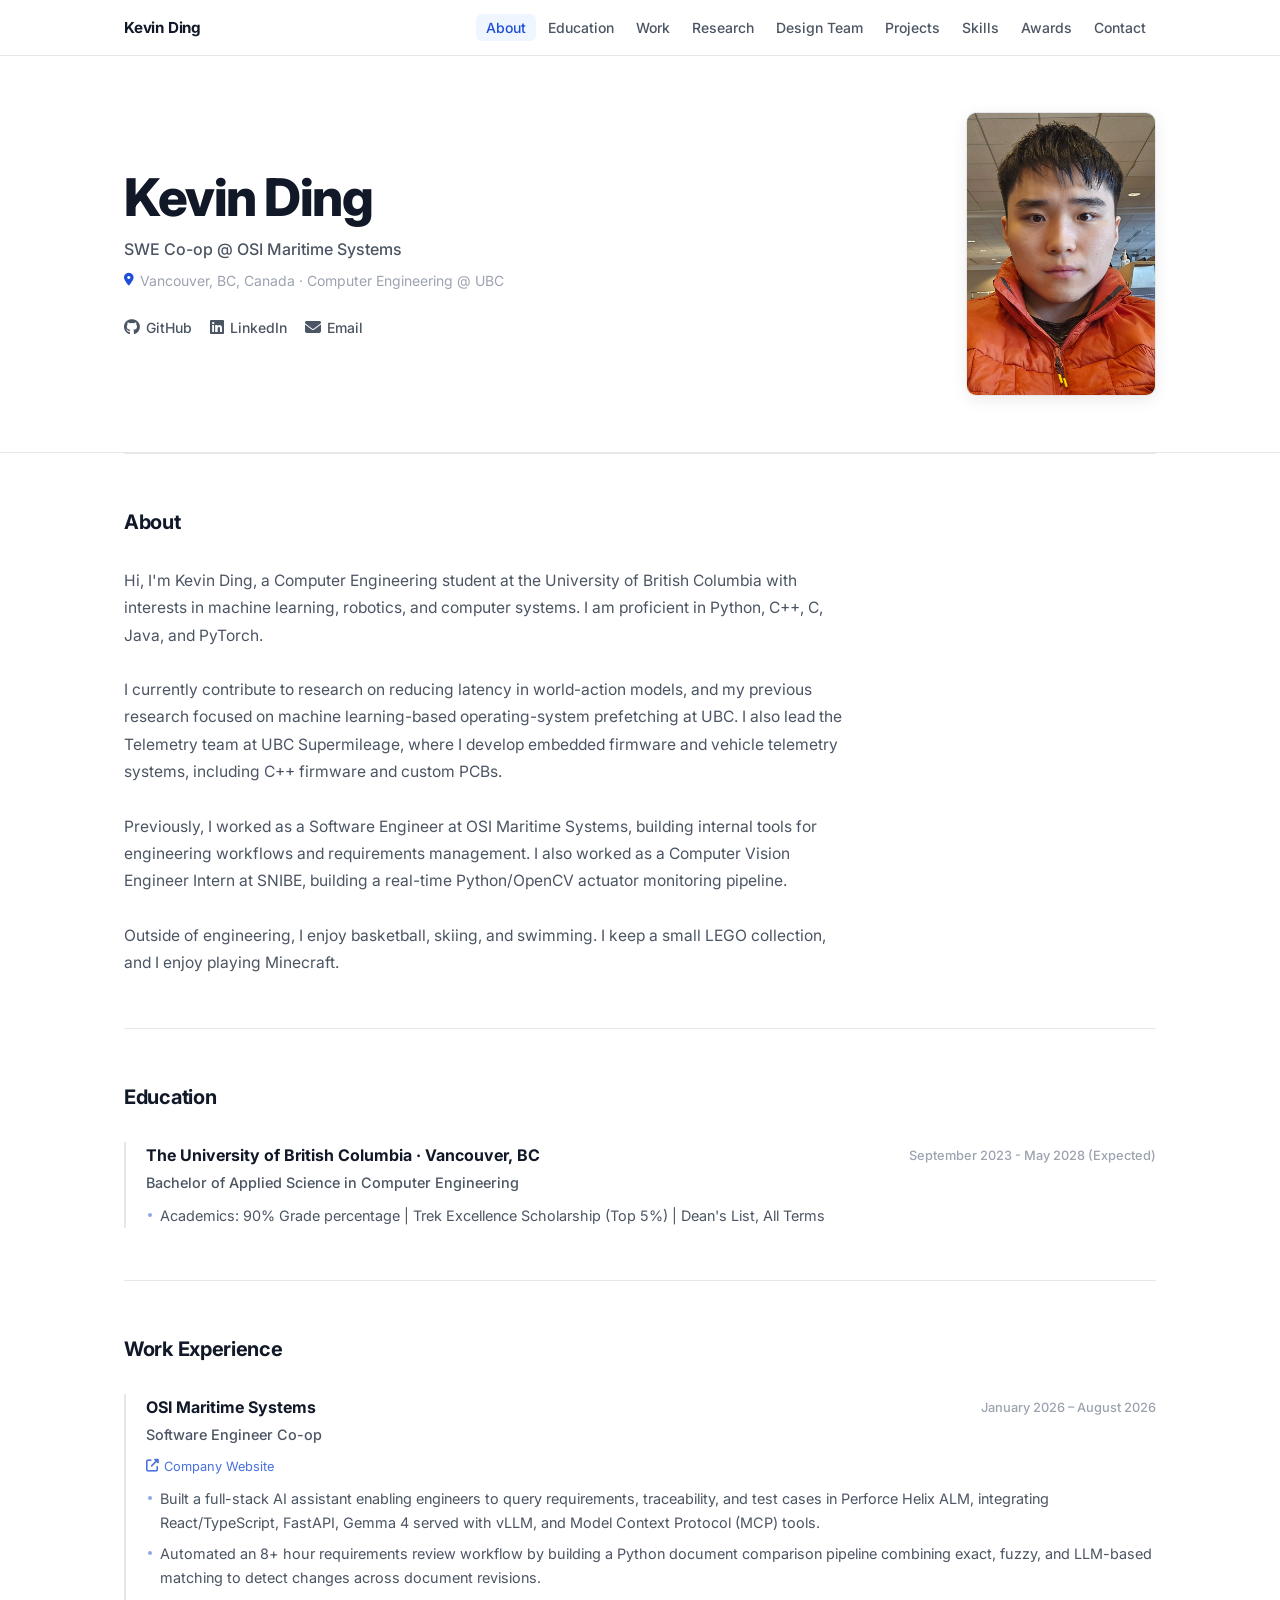
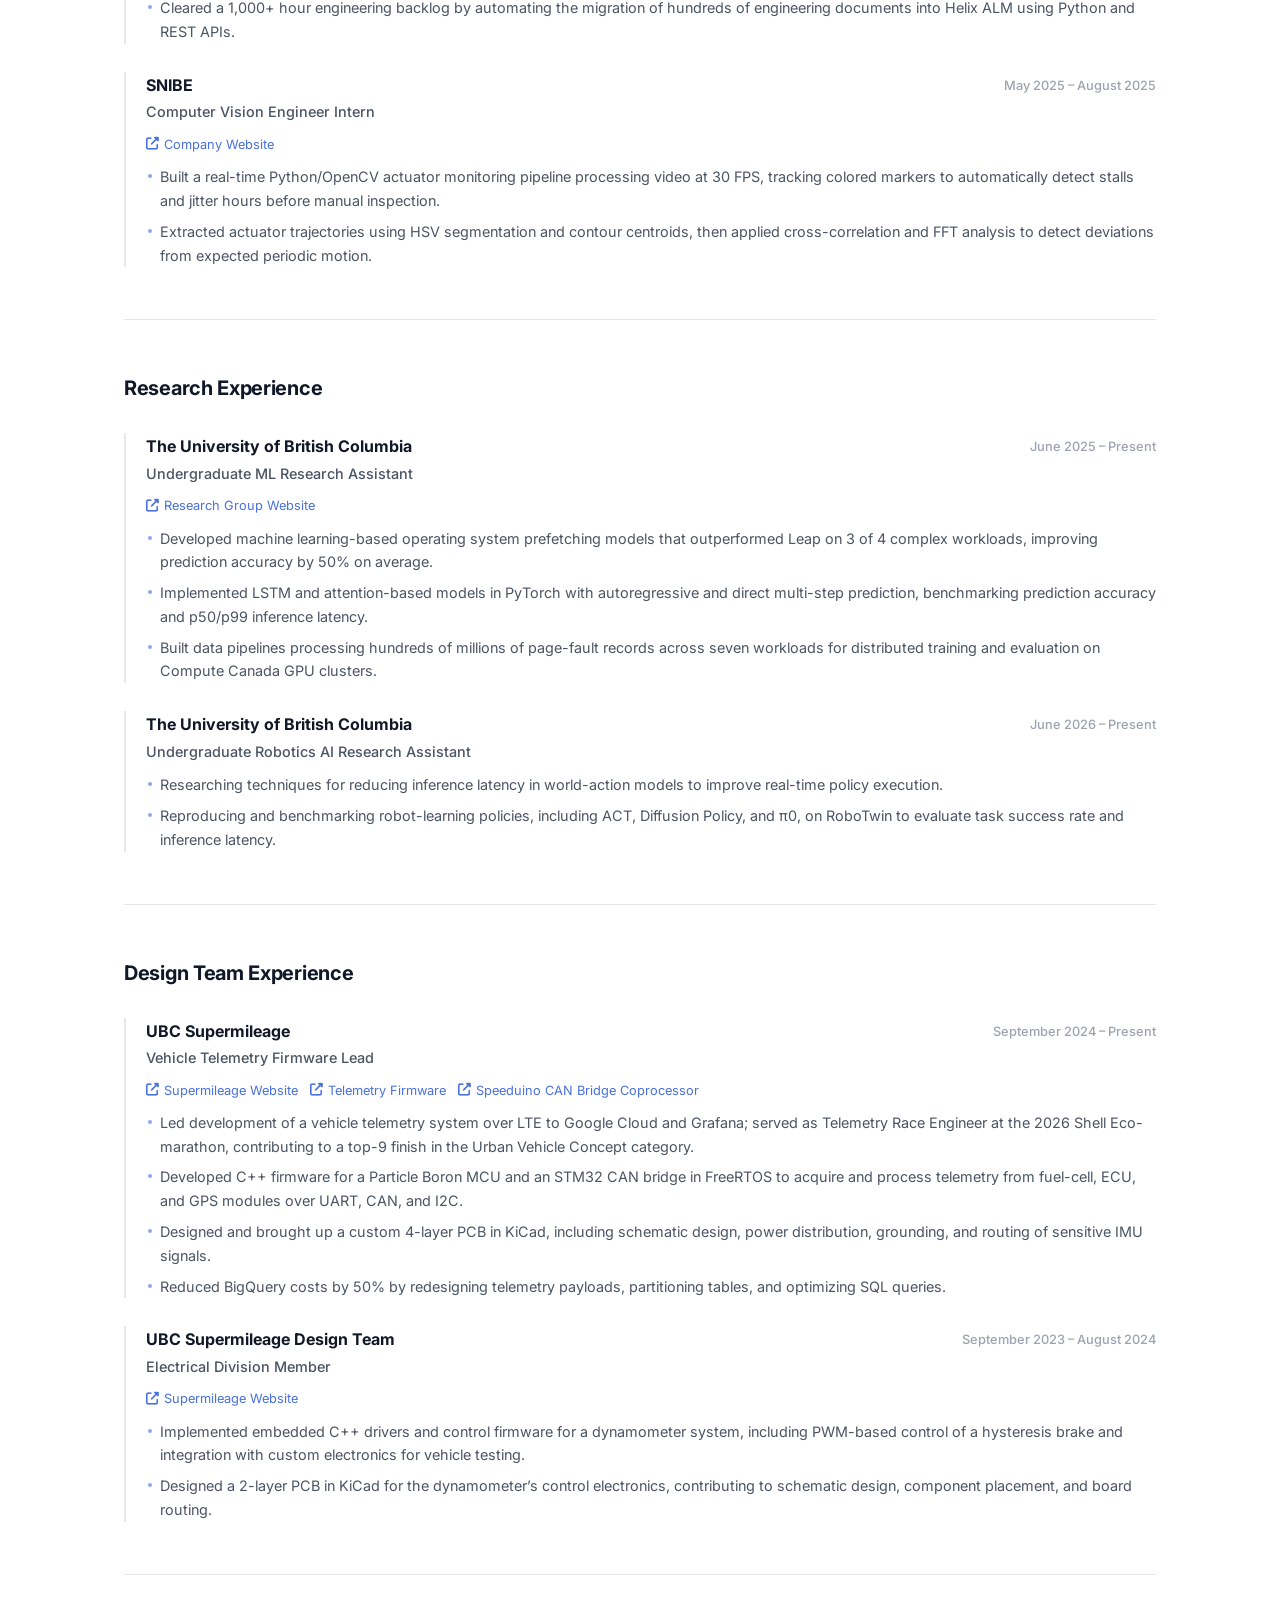
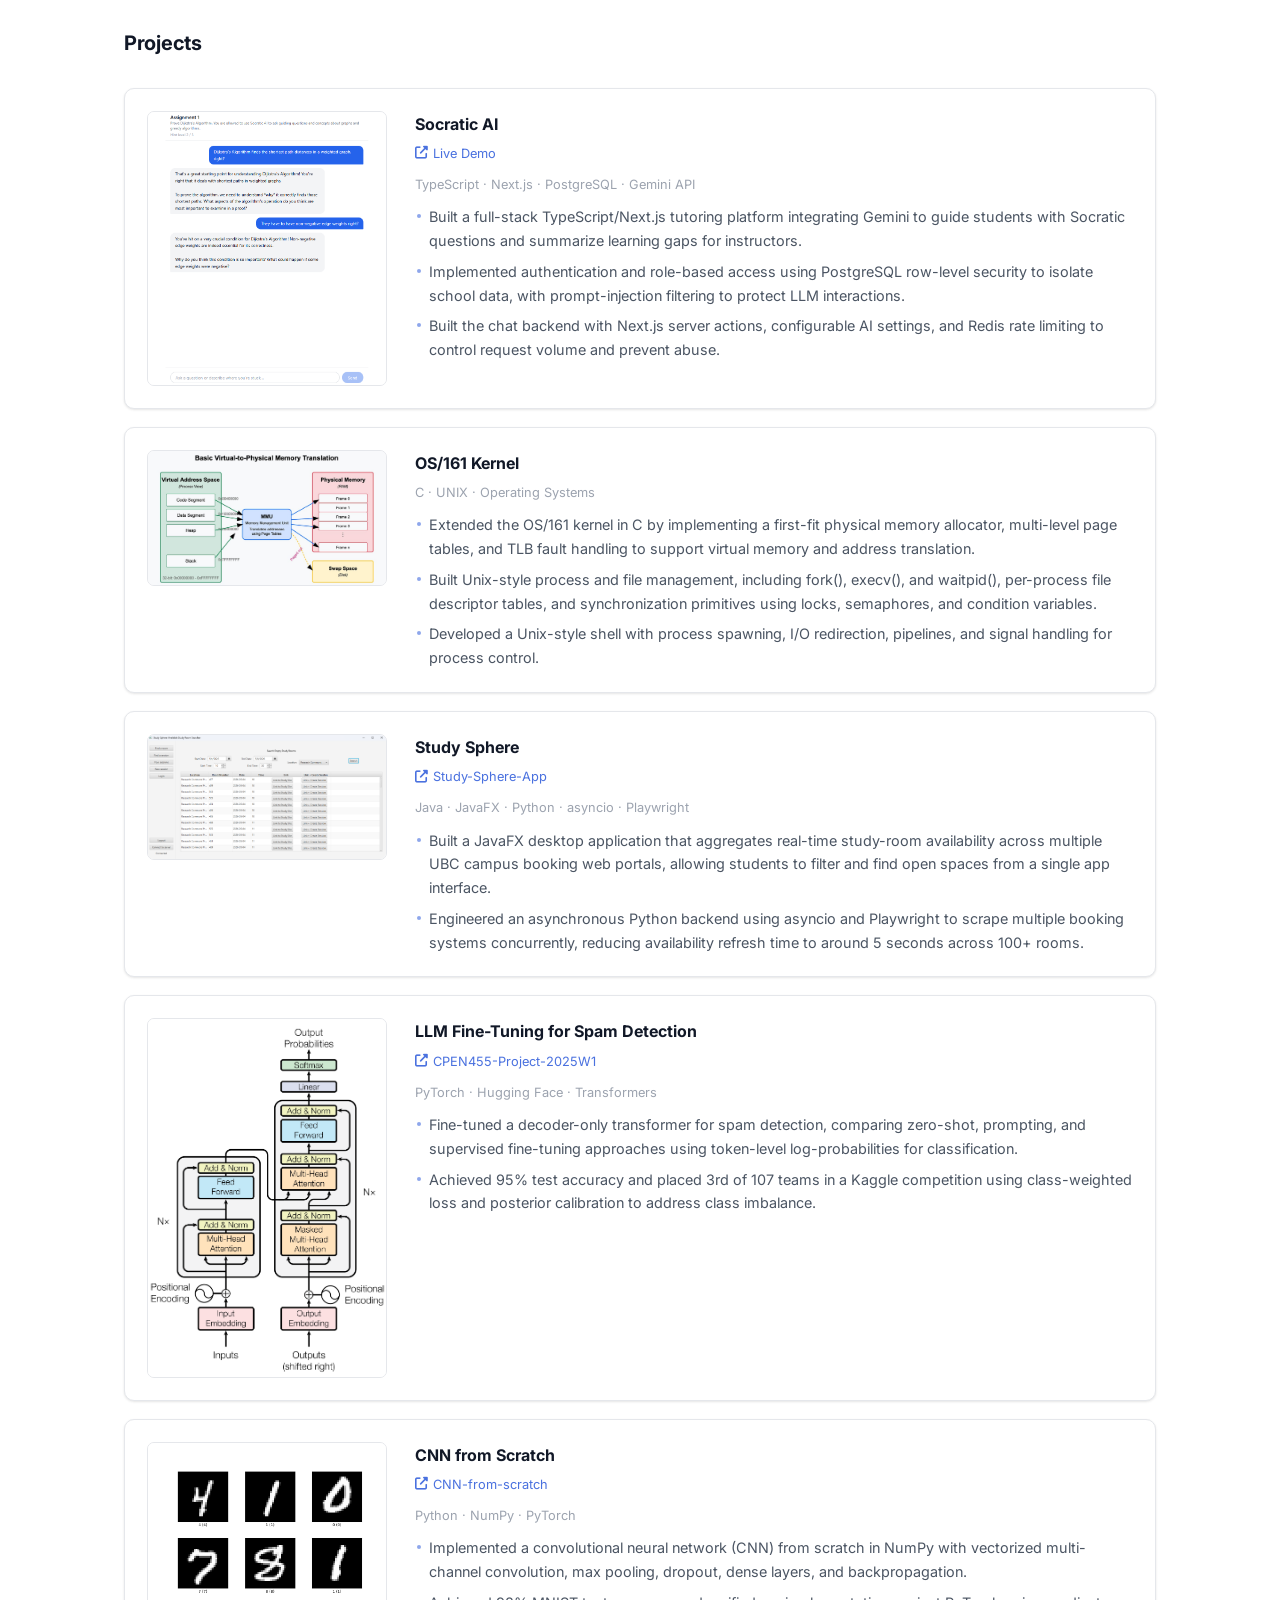
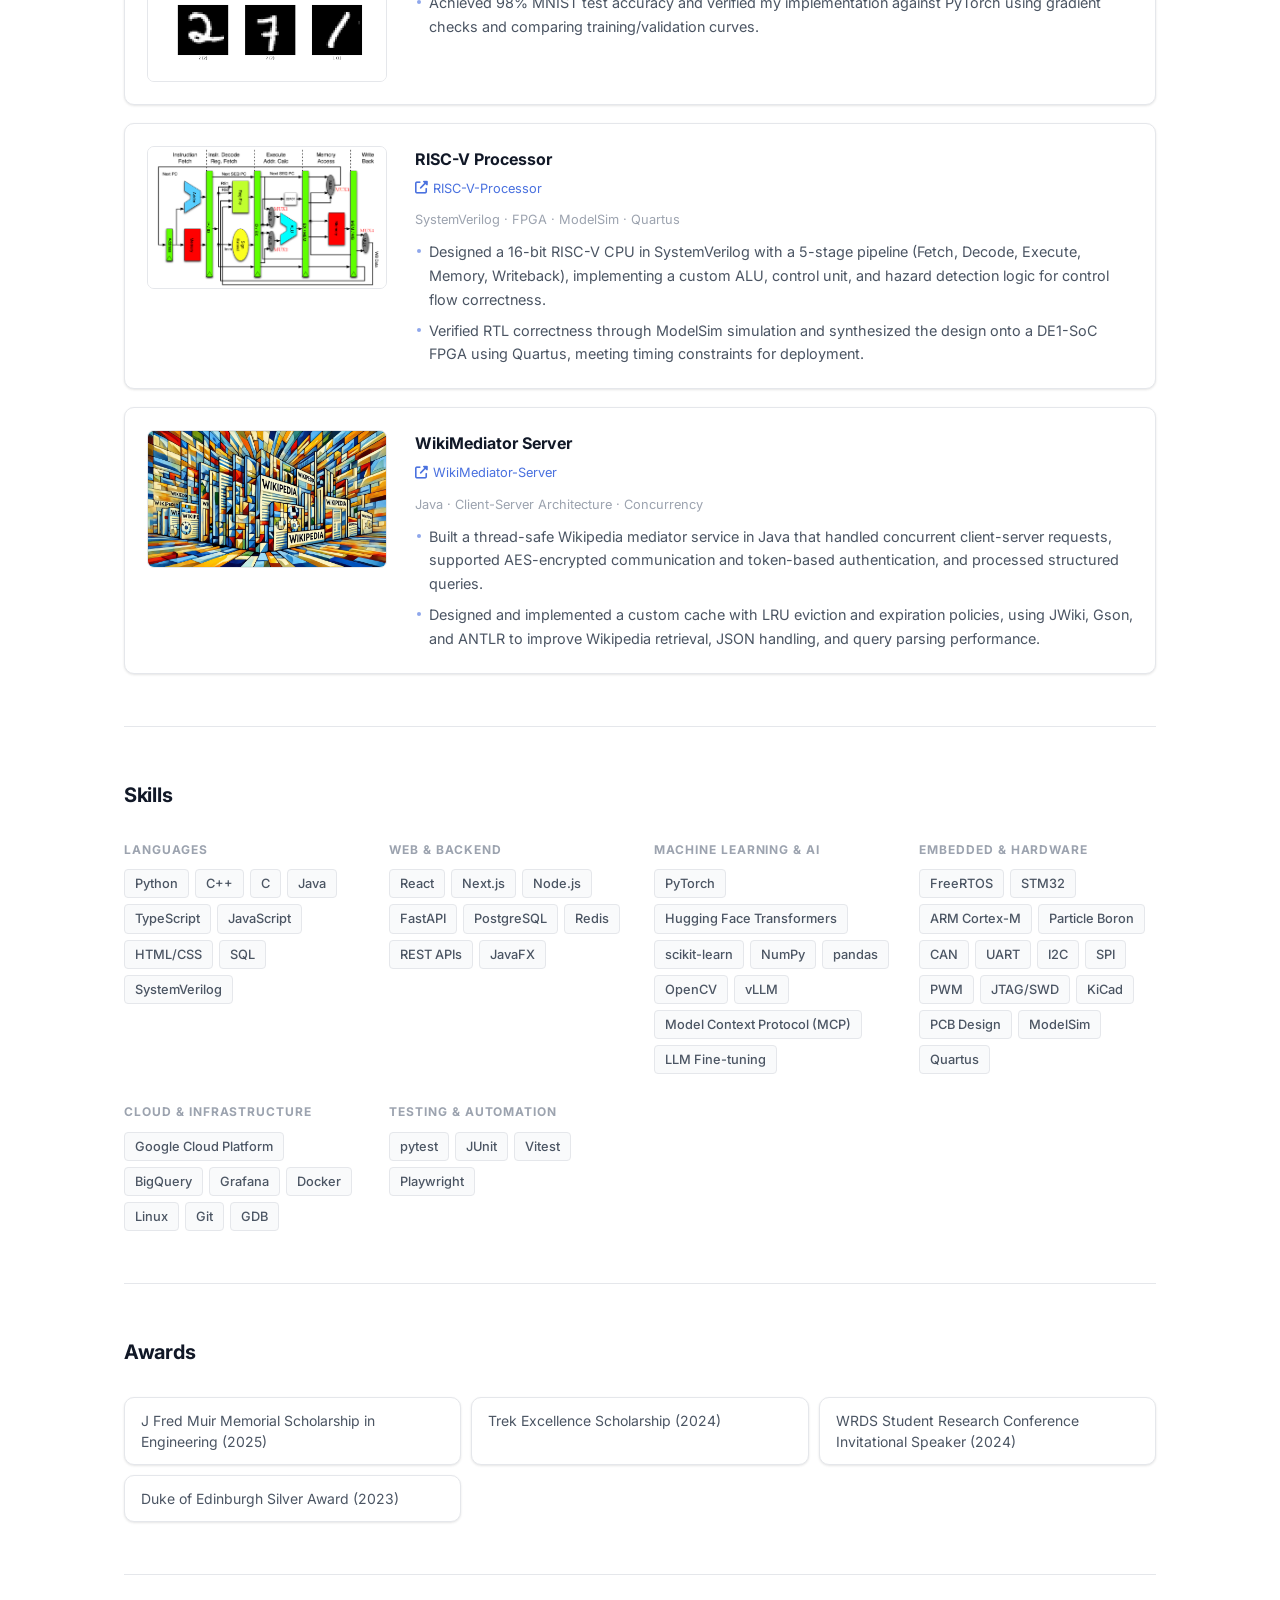
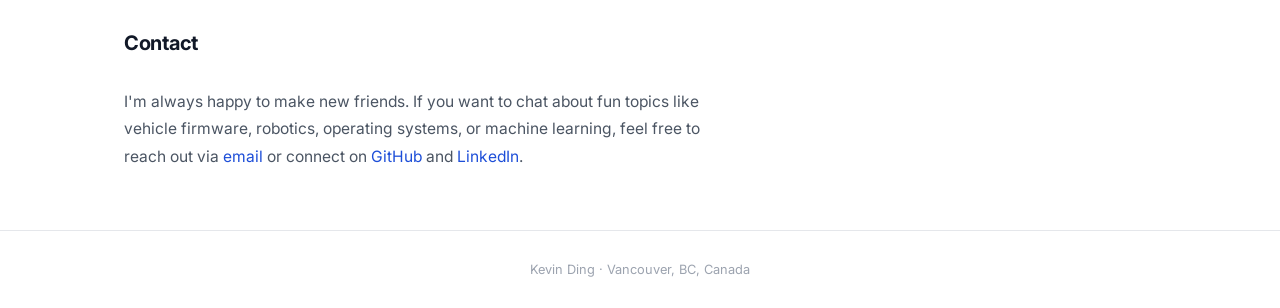
<file: index.html>
<!DOCTYPE html>
<html lang="en">
<head>
    <meta charset="UTF-8">
    <meta name="viewport" content="width=device-width, initial-scale=1.0">
    <title>Kevin Ding | Computer Engineering Student & Software Engineer | Vancouver, BC, Canada</title>
    <meta name="description" content="Kevin Ding — UBC Computer Engineering student, Software Engineer Co-op at OSI Maritime Systems, robotics and ML research assistant, and embedded systems developer in Vancouver, British Columbia, Canada. Portfolio: Python, C++, TypeScript, PyTorch, and full-stack projects.">
    <meta name="keywords" content="Kevin Ding, Kevin Zhiyuan Ding, UBC computer engineering, software engineer Vancouver, machine learning research, embedded systems, OSI Maritime Systems, computer engineering portfolio">
    <meta name="robots" content="index, follow, max-image-preview:large, max-snippet:-1, max-video-preview:-1">
    <meta name="author" content="Kevin Ding">
    <meta name="geo.region" content="CA-BC">
    <meta name="geo.placename" content="Vancouver">
    <link rel="canonical" href="https://kevinzhiyuanding.github.io/">
    <link rel="sitemap" type="application/xml" title="Sitemap" href="/sitemap.xml">
    <meta property="og:type" content="profile">
    <meta property="profile:first_name" content="Kevin">
    <meta property="profile:last_name" content="Ding">
    <meta property="og:site_name" content="Kevin Ding">
    <meta property="og:title" content="Kevin Ding | Computer Engineering & Software Engineering Portfolio">
    <meta property="og:description" content="UBC Computer Engineering student, Software Engineer Co-op at OSI Maritime Systems, research on world-action models and ML prefetching, and embedded telemetry projects in Vancouver, British Columbia, Canada.">
    <meta property="og:url" content="https://kevinzhiyuanding.github.io/">
    <meta property="og:locale" content="en_CA">
    <meta property="og:image" content="https://kevinzhiyuanding.github.io/assets/personal/headshot.png">
    <meta property="og:image:alt" content="Kevin Ding, UBC Computer Engineering student and software engineer in Vancouver, British Columbia, Canada">
    <meta property="og:image:width" content="240">
    <meta property="og:image:height" content="240">
    <meta name="twitter:card" content="summary_large_image">
    <meta name="twitter:title" content="Kevin Ding | Computer Engineering & Software Engineering Portfolio">
    <meta name="twitter:description" content="UBC Computer Engineering student, Software Engineer Co-op at OSI Maritime Systems, robotics and ML research, and embedded systems projects in Vancouver, British Columbia, Canada.">
    <meta name="twitter:image" content="https://kevinzhiyuanding.github.io/assets/personal/headshot.png">
    <link rel="icon" href="/assets/personal/headshot.png" type="image/png">
    <link rel="apple-touch-icon" href="/assets/personal/headshot.png">
    <link rel="me" href="https://github.com/KevinZhiyuanDing">
    <link rel="me" href="https://www.linkedin.com/in/kevin-zy-ding">
    <meta name="theme-color" content="#1D4ED8">
    <link rel="preconnect" href="https://fonts.googleapis.com">
    <link rel="preconnect" href="https://fonts.gstatic.com" crossorigin>
    <link href="https://fonts.googleapis.com/css2?family=Inter:wght@400;500;600;700;800&display=swap" rel="stylesheet">
    <link rel="stylesheet" href="https://cdnjs.cloudflare.com/ajax/libs/font-awesome/6.4.0/css/all.min.css">
    <link rel="stylesheet" href="styles.css">
    <script type="application/ld+json">
    {
      "@context": "https://schema.org",
      "@graph": [
        {
          "@type": "WebSite",
          "@id": "https://kevinzhiyuanding.github.io/#website",
          "url": "https://kevinzhiyuanding.github.io/",
          "name": "Kevin Ding",
          "description": "Personal portfolio of Kevin Ding, UBC Computer Engineering student and software engineer in Vancouver, British Columbia, Canada.",
          "inLanguage": "en-CA",
          "publisher": { "@id": "https://kevinzhiyuanding.github.io/#person" }
        },
        {
          "@type": "ProfilePage",
          "@id": "https://kevinzhiyuanding.github.io/#webpage",
          "url": "https://kevinzhiyuanding.github.io/",
          "name": "Kevin Ding | Portfolio",
          "isPartOf": { "@id": "https://kevinzhiyuanding.github.io/#website" },
          "about": { "@id": "https://kevinzhiyuanding.github.io/#person" },
          "inLanguage": "en-CA",
          "primaryImageOfPage": {
            "@type": "ImageObject",
            "url": "https://kevinzhiyuanding.github.io/assets/personal/headshot.png"
          }
        },
        {
          "@type": "Person",
          "@id": "https://kevinzhiyuanding.github.io/#person",
          "name": "Kevin Ding",
          "givenName": "Kevin",
          "familyName": "Ding",
          "url": "https://kevinzhiyuanding.github.io/",
          "image": "https://kevinzhiyuanding.github.io/assets/personal/headshot.png",
          "email": "mailto:kevin.zhiyuan.ding@gmail.com",
          "telephone": "+1-672-515-9182",
          "jobTitle": "Software Engineer Co-op",
          "worksFor": {
            "@type": "Organization",
            "name": "OSI Maritime Systems",
            "url": "https://osimaritime.com/"
          },
          "alumniOf": {
            "@type": "CollegeOrUniversity",
            "name": "University of British Columbia",
            "sameAs": "https://www.ubc.ca/"
          },
          "address": {
            "@type": "PostalAddress",
            "addressLocality": "Vancouver",
            "addressRegion": "BC",
            "addressCountry": "CA"
          },
          "knowsAbout": [
            "Computer engineering", "Machine learning", "Robotics",
            "World-action models", "Memory prefetching", "Embedded systems",
            "Operating systems", "Full-stack web development",
            "Python", "C++", "Java", "TypeScript", "PyTorch", "PostgreSQL"
          ],
          "sameAs": [
            "https://github.com/KevinZhiyuanDing",
            "https://www.linkedin.com/in/kevin-zy-ding"
          ]
        }
      ]
    }
    </script>
</head>
<body>
    <a class="skip-link" href="#main">Skip to content</a>

    <nav class="site-nav" aria-label="Primary navigation">
        <div class="nav-inner">
            <a class="nav-brand" href="#about" id="nav-brand">Kevin Ding</a>
            <ul class="nav-links" role="list">
                <li><a href="#about">About</a></li>
                <li><a href="#education">Education</a></li>
                <li><a href="#experience">Work</a></li>
                <li><a href="#research-experience">Research</a></li>
                <li><a href="#design-team-experience">Design Team</a></li>
                <li><a href="#projects">Projects</a></li>
                <li><a href="#skills">Skills</a></li>
                <li><a href="#awards">Awards</a></li>
                <li><a href="#contact">Contact</a></li>
            </ul>
            <button class="nav-toggle" aria-label="Open navigation menu" aria-expanded="false">
                <i class="fas fa-bars" aria-hidden="true"></i>
            </button>
        </div>
    </nav>

    <header class="site-header">
        <div class="container header-grid">
            <div class="header-text">
                <h1 id="hero-name">Kevin Ding</h1>
                <p class="header-role" id="header-role">SWE Co-op @ OSI Maritime Systems</p>
                <p class="header-location">
                    <i class="fas fa-map-marker-alt" aria-hidden="true"></i>
                    <span id="header-location">Vancouver, BC, Canada · Computer Engineering @ UBC</span>
                </p>
                <div class="header-links">
                    <a href="https://github.com/KevinZhiyuanDing" target="_blank" rel="noopener noreferrer me" id="hero-github">
                        <i class="fab fa-github" aria-hidden="true"></i> GitHub
                    </a>
                    <a href="https://www.linkedin.com/in/kevin-zy-ding" target="_blank" rel="noopener noreferrer me" id="hero-linkedin">
                        <i class="fab fa-linkedin" aria-hidden="true"></i> LinkedIn
                    </a>
                    <a href="mailto:kevin.zhiyuan.ding@gmail.com" class="contact-email" id="hero-email">
                        <i class="fas fa-envelope" aria-hidden="true"></i> Email
                    </a>
                </div>
            </div>
            <div class="header-photo">
                <img src="assets/personal/headshot.png"
                     alt="Kevin Ding, UBC Computer Engineering student and software engineer in Vancouver, British Columbia, Canada"
                     width="200" height="200" loading="eager" decoding="async">
            </div>
        </div>
    </header>

    <main id="main" class="container" tabindex="-1">
        <section id="about">
            <h2>About</h2>
            <p class="about-text"></p>
        </section>

        <section id="education">
            <h2>Education</h2>
        </section>

        <section id="experience">
            <h2>Work Experience</h2>
        </section>

        <section id="research-experience">
            <h2>Research Experience</h2>
        </section>

        <section id="design-team-experience">
            <h2>Design Team Experience</h2>
        </section>

        <section id="projects">
            <h2>Projects</h2>
        </section>

        <section id="skills" aria-label="Technical skills">
            <h2>Skills</h2>
            <div class="skills-grid"></div>
        </section>

        <section id="awards">
            <h2>Awards</h2>
        </section>

        <section id="contact">
            <h2>Contact</h2>
            <p class="contact-text" id="contact-text">
                I'm always happy to make new friends. If you want to chat about fun topics like vehicle firmware,
                operating systems, or machine learning, feel free to reach out via
                <a href="mailto:kevin.zhiyuan.ding@gmail.com" class="contact-email">email</a>
                or connect on
                <a href="https://github.com/KevinZhiyuanDing" target="_blank" rel="noopener noreferrer me" id="contact-github">GitHub</a>
                and
                <a href="https://www.linkedin.com/in/kevin-zy-ding" target="_blank" rel="noopener noreferrer me" id="contact-linkedin">LinkedIn</a>.
            </p>
        </section>
    </main>

    <footer class="site-footer">
        <div class="container">
            <p id="footer-text">Kevin Ding · Vancouver, BC, Canada</p>
        </div>
    </footer>

    <noscript>
        <article class="container noscript-resume">
            <h2>Kevin Ding — Portfolio</h2>
            <p>Computer Engineering student at the University of British Columbia, Vancouver, British Columbia, Canada. Software Engineer Co-op at OSI Maritime Systems. Robotics and ML research assistant. Vehicle Telemetry Project Lead, UBC Supermileage.</p>
            <p>Contact: kevin.zhiyuan.ding@gmail.com · <a href="https://www.linkedin.com/in/kevin-zy-ding">LinkedIn</a> · <a href="https://github.com/KevinZhiyuanDing">GitHub</a></p>
            <h3>Experience</h3>
            <p>UBC — robotics research on world-action model latency; ML OS memory prefetching. OSI Maritime Systems — Helix ALM migration, Python REST API, requirement document automation. SNIBE — OpenCV actuator tracking and anomaly detection. UBC Supermileage — Particle Boron firmware, Grafana, GCP BigQuery telemetry, custom PCBs.</p>
            <h3>Projects</h3>
            <p>Socratic AI, OS/161 kernel, Study Sphere App, LLM fine-tuning, CNN from scratch, RISC-V processor, WikiMediator, and more.</p>
            <h3>Skills</h3>
            <p>C/C++, Java, Python, TypeScript, React, Next.js, PyTorch, embedded systems, PostgreSQL, Docker, Google Cloud.</p>
        </article>
    </noscript>

    <script src="script.js"></script>
</body>
</html>
</file>
<file: styles.css>
*, *::before, *::after {
    box-sizing: border-box;
    margin: 0;
    padding: 0;
}

:root {
    --text: #111827;
    --text-muted: #4B5563;
    --text-subtle: #9CA3AF;
    --bg: #ffffff;
    --bg-off: #F9FAFB;
    --surface: #ffffff;
    --border: #E5E7EB;
    --border-strong: #D1D5DB;
    --accent: #1D4ED8;
    --accent-hover: #1E40AF;
    --accent-light: #EFF6FF;
    --shadow-sm: 0 1px 3px rgba(0,0,0,0.07), 0 1px 2px rgba(0,0,0,0.04);
    --shadow-md: 0 4px 16px rgba(0,0,0,0.08);
    --radius: 10px;
    --container: 1080px;
    --nav-h: 56px;
}

html {
    scroll-behavior: smooth;
    font-size: 16px;
}

body {
    font-family: 'Inter', system-ui, -apple-system, sans-serif;
    line-height: 1.65;
    color: var(--text);
    background: var(--bg);
    -webkit-font-smoothing: antialiased;
}

a {
    color: inherit;
    text-underline-offset: 3px;
}

a:hover {
    text-decoration-thickness: 2px;
}

:focus-visible {
    outline: 2px solid var(--accent);
    outline-offset: 3px;
    border-radius: 4px;
}

.skip-link {
    position: absolute;
    left: 16px;
    top: 12px;
    padding: 8px 14px;
    background: var(--surface);
    color: var(--text);
    border: 1px solid var(--border);
    border-radius: 6px;
    font-weight: 600;
    font-size: 0.875rem;
    transform: translateY(-200%);
    transition: transform 0.2s;
    z-index: 9999;
    text-decoration: none;
}

.skip-link:focus {
    transform: translateY(0);
}

.container {
    max-width: var(--container);
    margin: 0 auto;
    padding: 0 24px;
}

/* ── Navigation ──────────────────────────────────────── */

.site-nav {
    position: fixed;
    top: 0;
    left: 0;
    right: 0;
    height: var(--nav-h);
    background: var(--bg);
    border-bottom: 1px solid var(--border);
    z-index: 100;
}

.nav-inner {
    max-width: var(--container);
    margin: 0 auto;
    padding: 0 24px;
    height: 100%;
    display: flex;
    align-items: center;
    gap: 24px;
}

.nav-brand {
    font-size: 0.95rem;
    font-weight: 700;
    color: var(--text);
    text-decoration: none;
    letter-spacing: -0.2px;
    flex-shrink: 0;
}

.nav-links {
    display: flex;
    align-items: center;
    gap: 2px;
    margin-left: auto;
    list-style: none;
}

.nav-links a {
    padding: 5px 10px;
    font-size: 0.875rem;
    font-weight: 500;
    color: var(--text-muted);
    text-decoration: none;
    border-radius: 6px;
    transition: color 0.15s, background 0.15s;
}

.nav-links a:hover {
    color: var(--text);
    background: var(--bg-off);
}

.nav-links a[aria-current="page"] {
    color: var(--accent);
    background: var(--accent-light);
}

.nav-toggle {
    display: none;
    background: none;
    border: 1px solid var(--border);
    border-radius: 6px;
    padding: 6px 10px;
    cursor: pointer;
    color: var(--text-muted);
    font-size: 0.95rem;
    margin-left: auto;
    transition: background 0.15s;
}

.nav-toggle:hover {
    background: var(--bg-off);
    color: var(--text);
}

/* ── Site Header ─────────────────────────────────────── */

.site-header {
    padding-top: calc(var(--nav-h) + 56px);
    padding-bottom: 56px;
    border-bottom: 1px solid var(--border);
}

.header-grid {
    display: grid;
    grid-template-columns: 1fr auto;
    gap: 48px;
    align-items: center;
}

.header-text h1 {
    font-size: clamp(2.25rem, 5vw, 3.25rem);
    font-weight: 800;
    letter-spacing: -1.5px;
    line-height: 1.1;
    color: var(--text);
    margin-bottom: 10px;
}

.header-role {
    font-size: 1rem;
    color: var(--text-muted);
    font-weight: 500;
    margin-bottom: 6px;
}

.header-location {
    font-size: 0.875rem;
    color: var(--text-subtle);
    display: flex;
    align-items: center;
    gap: 6px;
    margin-bottom: 24px;
}

.header-location i {
    color: var(--accent);
    font-size: 0.8rem;
}

.header-links {
    display: flex;
    flex-wrap: wrap;
    gap: 18px;
}

.header-links a {
    font-size: 0.875rem;
    font-weight: 500;
    color: var(--text-muted);
    text-decoration: none;
    display: inline-flex;
    align-items: center;
    gap: 6px;
    transition: color 0.15s;
}

.header-links a:hover {
    color: var(--accent);
}

.header-links i {
    font-size: 1rem;
}

/* Header photo */
.header-photo img {
    width: 190px;
    height: auto;
    border-radius: var(--radius);
    border: 1px solid var(--border);
    box-shadow: var(--shadow-md);
    display: block;
    object-fit: cover;
}

/* ── Main sections ───────────────────────────────────── */

main.container {
    padding-top: 0;
}

section {
    padding: 52px 0;
    scroll-margin-top: var(--nav-h);
    border-top: 1px solid var(--border);
}

section h2 {
    font-size: 1.25rem;
    font-weight: 700;
    color: var(--text);
    margin-bottom: 28px;
    letter-spacing: -0.3px;
}

/* ── About ───────────────────────────────────────────── */

.about-text {
    font-size: 0.975rem;
    line-height: 1.75;
    color: var(--text-muted);
    max-width: 720px;
    white-space: pre-line;
}

/* ── Experience & Education cards ────────────────────── */

.entry-item {
    padding-left: 20px;
    border-left: 2px solid var(--border);
    margin-bottom: 28px;
    transition: border-color 0.2s;
}

.entry-item:last-child {
    margin-bottom: 0;
}

.entry-item:hover {
    border-left-color: var(--accent);
}

.entry-header {
    display: flex;
    justify-content: space-between;
    align-items: flex-start;
    gap: 16px;
    flex-wrap: wrap;
    margin-bottom: 2px;
}

.entry-org {
    font-size: 1rem;
    font-weight: 700;
    color: var(--text);
}

.entry-date {
    font-size: 0.8rem;
    color: var(--text-subtle);
    font-weight: 500;
    white-space: nowrap;
    padding-top: 3px;
    flex-shrink: 0;
}

.entry-title {
    font-size: 0.9rem;
    color: var(--text-muted);
    font-weight: 500;
    margin-bottom: 10px;
}

.entry-links {
    display: flex;
    flex-wrap: wrap;
    gap: 12px;
    margin-bottom: 10px;
}

.entry-links a {
    font-size: 0.8rem;
    color: var(--accent);
    text-decoration: none;
    display: inline-flex;
    align-items: center;
    gap: 5px;
    opacity: 0.8;
    transition: opacity 0.15s;
}

.entry-links a:hover {
    opacity: 1;
}

.bullet-list {
    list-style: none;
    padding: 0;
}

.bullet-list li {
    position: relative;
    padding-left: 14px;
    margin-bottom: 7px;
    font-size: 0.9rem;
    line-height: 1.65;
    color: var(--text-muted);
}

.bullet-list li::before {
    content: '';
    position: absolute;
    left: 2px;
    top: 9px;
    width: 4px;
    height: 4px;
    border-radius: 50%;
    background: var(--accent);
    opacity: 0.5;
}

.bullet-list li:last-child {
    margin-bottom: 0;
}

/* ── Projects ────────────────────────────────────────── */

.project-item {
    display: flex;
    gap: 28px;
    padding: 22px;
    background: var(--surface);
    border: 1px solid var(--border);
    border-radius: var(--radius);
    box-shadow: var(--shadow-sm);
    margin-bottom: 18px;
    transition: box-shadow 0.2s, transform 0.2s;
}

.project-item:last-child {
    margin-bottom: 0;
}

.project-item:hover {
    box-shadow: var(--shadow-md);
    transform: translateY(-2px);
}

.project-image {
    flex: 0 0 240px;
}

.project-image img {
    width: 100%;
    border-radius: 7px;
    border: 1px solid var(--border);
    display: block;
    object-fit: cover;
}

.project-content {
    flex: 1;
    min-width: 0;
}

.project-header {
    display: flex;
    justify-content: space-between;
    align-items: flex-start;
    gap: 12px;
    margin-bottom: 6px;
    flex-wrap: wrap;
}

.project-name {
    font-size: 1rem;
    font-weight: 700;
    color: var(--text);
}

.project-date {
    font-size: 0.8rem;
    color: var(--text-subtle);
    font-weight: 500;
    flex-shrink: 0;
    padding-top: 2px;
}

.project-tech {
    font-size: 0.8rem;
    color: var(--text-subtle);
    margin-bottom: 10px;
}

.project-links {
    display: flex;
    flex-wrap: wrap;
    gap: 12px;
    margin-bottom: 10px;
}

.project-links a {
    font-size: 0.8rem;
    color: var(--accent);
    text-decoration: none;
    display: inline-flex;
    align-items: center;
    gap: 5px;
    opacity: 0.8;
    transition: opacity 0.15s;
}

.project-links a:hover {
    opacity: 1;
}

/* ── Skills ──────────────────────────────────────────── */

.skills-grid {
    display: grid;
    grid-template-columns: repeat(auto-fit, minmax(210px, 1fr));
    gap: 28px;
}

.skill-group-label {
    font-size: 0.75rem;
    font-weight: 700;
    text-transform: uppercase;
    letter-spacing: 0.08em;
    color: var(--text-subtle);
    margin-bottom: 10px;
}

.skill-tags {
    display: flex;
    flex-wrap: wrap;
    gap: 6px;
}

.skill-tag {
    font-size: 0.8rem;
    font-weight: 500;
    padding: 3px 10px;
    background: var(--bg-off);
    color: var(--text-muted);
    border: 1px solid var(--border);
    border-radius: 4px;
}

/* ── Awards ──────────────────────────────────────────── */

.awards-list {
    display: grid;
    grid-template-columns: repeat(auto-fill, minmax(260px, 1fr));
    gap: 10px;
}

.award-item {
    padding: 12px 16px;
    font-size: 0.875rem;
    color: var(--text-muted);
    line-height: 1.5;
    border: 1px solid var(--border);
    border-radius: var(--radius);
    background: var(--surface);
    box-shadow: var(--shadow-sm);
    transition: border-color 0.2s;
}

.award-item:hover {
    border-color: var(--border-strong);
}

/* ── Contact ─────────────────────────────────────────── */

.contact-text {
    font-size: 0.975rem;
    line-height: 1.75;
    color: var(--text-muted);
    max-width: 620px;
}

.contact-text a {
    color: var(--accent);
    text-decoration: underline;
    text-underline-offset: 3px;
    text-decoration-color: transparent;
    transition: text-decoration-color 0.15s;
}

.contact-text a:hover {
    text-decoration-color: var(--accent);
}

/* ── Footer ──────────────────────────────────────────── */

.site-footer {
    border-top: 1px solid var(--border);
    padding: 28px 0;
    margin-top: 8px;
}

.site-footer p {
    font-size: 0.8rem;
    color: var(--text-subtle);
    text-align: center;
}

/* ── Noscript fallback ───────────────────────────────── */

.noscript-resume {
    margin: 1rem auto 2rem;
    padding: 1rem 1.25rem;
    color: var(--text-muted);
    background: var(--surface);
    border: 1px solid var(--border);
    border-radius: var(--radius);
}

.noscript-resume h2,
.noscript-resume h3 {
    color: var(--text);
    margin-top: 1rem;
    margin-bottom: 0.5rem;
}

.noscript-resume h2 { margin-top: 0; }
.noscript-resume p { margin-bottom: 0.65rem; }
.noscript-resume a { color: var(--accent); }

/* ── Responsive ──────────────────────────────────────── */

@media (max-width: 768px) {
    .nav-links {
        position: fixed;
        top: var(--nav-h);
        left: 0;
        right: 0;
        background: var(--bg);
        border-bottom: 1px solid var(--border);
        flex-direction: column;
        align-items: flex-start;
        padding: 12px 16px;
        gap: 2px;
        display: none;
        box-shadow: var(--shadow-md);
    }

    .nav-links.open {
        display: flex;
    }

    .nav-links a {
        width: 100%;
        padding: 8px 10px;
    }

    .nav-toggle {
        display: flex;
        align-items: center;
        justify-content: center;
    }

    .nav-brand {
        margin-right: auto;
    }

    .site-header {
        padding-top: calc(var(--nav-h) + 36px);
        padding-bottom: 40px;
    }

    .header-grid {
        grid-template-columns: 1fr;
        gap: 28px;
    }

    .header-photo {
        order: -1;
    }

    .header-photo img {
        width: 140px;
    }

    .header-text h1 {
        font-size: 2rem;
        letter-spacing: -0.8px;
    }

    section {
        padding: 40px 0;
    }

    .project-item {
        flex-direction: column;
        gap: 16px;
    }

    .project-image {
        flex: 0 0 auto;
    }

    .skills-grid {
        grid-template-columns: 1fr 1fr;
        gap: 20px;
    }

    .awards-list {
        grid-template-columns: 1fr;
    }
}

@media (max-width: 480px) {
    .container {
        padding: 0 16px;
    }

    .skills-grid {
        grid-template-columns: 1fr;
    }

    .header-links {
        gap: 14px;
    }
}

/* ── Reduced motion ──────────────────────────────────── */

@media (prefers-reduced-motion: reduce) {
    html { scroll-behavior: auto; }
    *, *::before, *::after {
        transition-duration: 0.01ms !important;
        animation-duration: 0.01ms !important;
    }
}
</file>
